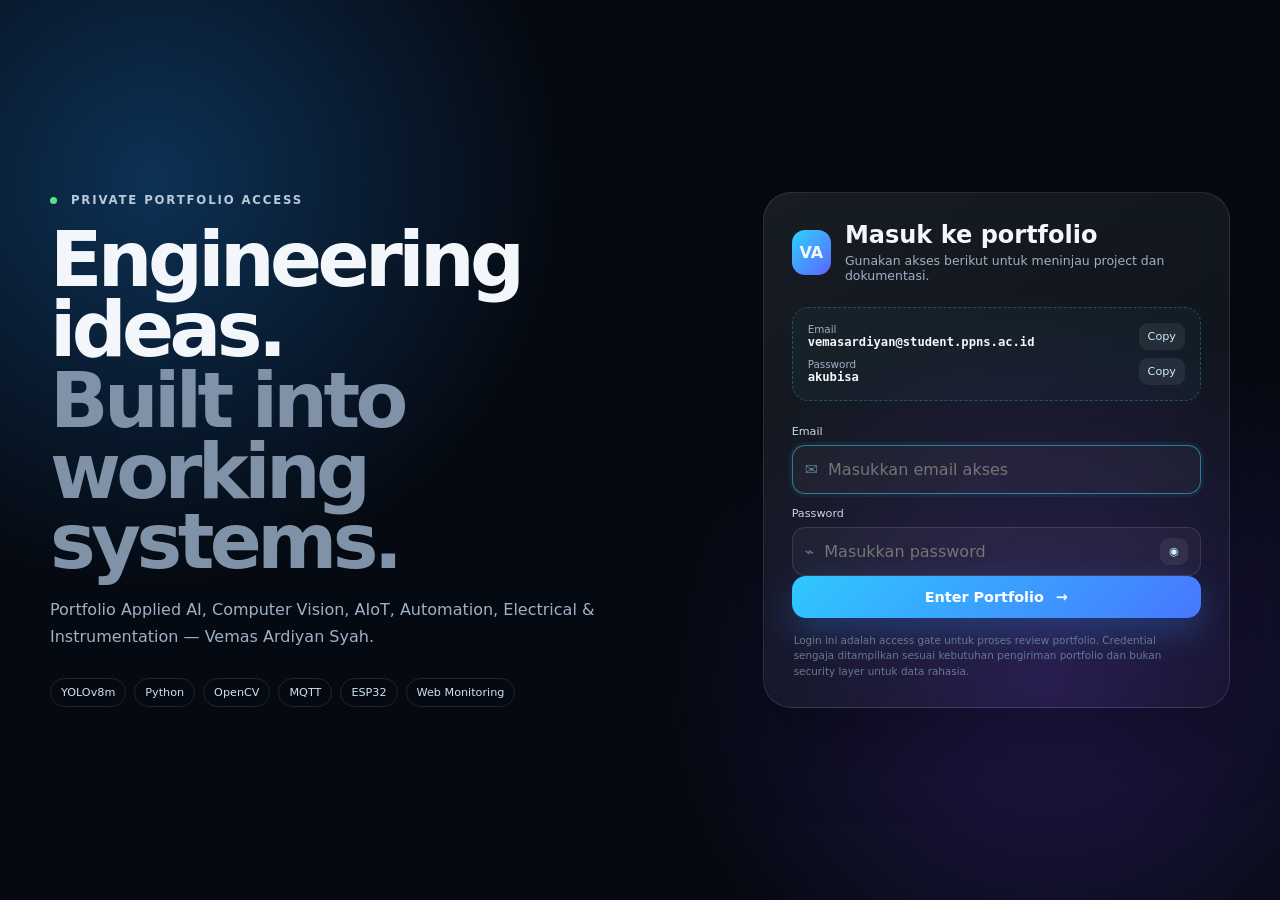
<file: index.html>
<!doctype html><html lang="id"><head><meta charset="utf-8"><meta name="viewport" content="width=device-width,initial-scale=1"><meta name="description" content="Portfolio Vemas Ardiyan Syah — Applied AI, Computer Vision, AIoT, Automation Engineering"><meta name="theme-color" content="#07111f"><meta name="robots" content="noindex,nofollow"><title>Vemas Ardiyan Syah — AI & Automation Portfolio</title><link rel="stylesheet" href="css/style.css"></head>
<body class="portfolio-page auth-required"><div class="page-transition" id="pageTransition"></div><canvas id="networkCanvas" aria-hidden="true"></canvas><header class="topbar"><a href="#top" class="brand-mark"><span class="mark-orbit"></span><b>VA</b><span>PORTFOLIO</span></a><nav class="desktop-nav"><a href="#about">About</a><a href="#projects">Projects</a><a href="#skills">Skills</a><a href="#research">Research</a><a href="#contact">Contact</a></nav><button class="logout-btn js-logout">Logout <span>↗</span></button></header>
<main id="top"><section class="hero section-pad"><div class="hero-grid"><div class="hero-copy reveal"><div class="eyebrow"><span class="pulse-dot"></span> OPEN TO APPLIED AI / COMPUTER VISION / AIoT</div><h1>Vemas Ardiyan <span>Syah</span></h1><h2 id="profileTitle"></h2><p id="profileSummary"></p><div class="hero-actions"><a class="primary-btn" href="#projects">Explore Projects <span>↓</span></a><a class="ghost-btn" href="docs/CV_Vemas_Ardiyan_Syah_AI_Engineer_2026.pdf" target="_blank">View CV <span>↗</span></a></div><div class="hero-metrics"><div><strong class="counter" data-target="8948">0</strong><span>AI Dataset Images</span></div><div><strong>0.83–0.84</strong><span>mAP@0.5</span></div><div><strong>~32%</strong><span>Load Reduction</span></div></div></div><div class="hero-visual reveal"><div class="portrait-frame"><div class="portrait-glow"></div><img src="assets/profile.png" alt="Vemas Ardiyan Syah"><div class="portrait-chip chip-one">COMPUTER VISION</div><div class="portrait-chip chip-two">AIoT</div><div class="portrait-chip chip-three">AUTOMATION</div></div><div class="code-window glass"><div class="code-top"><i></i><i></i><i></i><span>aiot_pipeline.py</span></div><pre><code><em>frame</em> = camera.read()
<em>objects</em> = yolo.detect(frame)
<em>event</em> = decision(objects, sensor)
mqtt.publish(event)
esp32.actuate(event)
dashboard.stream(event)</code></pre></div></div></div></section>
<section id="about" class="section-pad about-section"><div class="section-heading reveal"><div><span class="section-index">01</span><span class="eyebrow">ABOUT / PROFILE</span></div><h2>Automation background.<br><span>AI-first problem solving.</span></h2></div><div class="about-grid"><article class="about-card glass reveal"><h3>Profile Snapshot</h3><dl class="profile-list" id="profileList"></dl></article><article class="philosophy-card reveal"><span>MY ENGINEERING APPROACH</span><blockquote>“Saya paling tertarik pada teknologi yang tidak berhenti di model atau dashboard, tetapi benar-benar terhubung ke kondisi lapangan dan menghasilkan keputusan yang bisa dieksekusi.”</blockquote><div class="approach-flow"><b>Sense</b><i>→</i><b>Understand</b><i>→</i><b>Decide</b><i>→</i><b>Act</b><i>→</i><b>Measure</b></div></article></div></section>
<section id="projects" class="section-pad projects-section"><div class="section-heading reveal"><div><span class="section-index">02</span><span class="eyebrow">SELECTED TRACK RECORD</span></div><h2>From research to field work.<br><span>Latest → earliest.</span></h2></div><div id="projectRail" class="project-rail"></div></section>
<section id="skills" class="section-pad skills-section"><div class="section-heading reveal"><div><span class="section-index">03</span><span class="eyebrow">TECHNICAL CAPABILITY</span></div><h2>Built around integration,<br><span>not isolated tools.</span></h2></div><div id="skillsGrid" class="skills-grid"></div><div class="integration-line reveal"><span>CCTV / SENSOR</span><b>→</b><span>AI / PYTHON</span><b>→</b><span>MQTT / DATABASE</span><b>→</b><span>ESP32 / CONTROL</span><b>→</b><span>DASHBOARD / ACTUATOR</span></div></section>
<section id="research" class="section-pad research-section"><div class="section-heading reveal"><div><span class="section-index">04</span><span class="eyebrow">RESEARCH / CREDENTIALS</span></div><h2>Evidence behind<br><span>the engineering claims.</span></h2></div><div class="research-grid"><article class="research-feature glass reveal"><img src="assets/publications/ijeee_cover.png" alt="IJEEE manuscript"><div><span class="status-pill">UNDER REVIEW / 2026</span><h3>IJEEE — IUST, Iran</h3><p>Implementation of an Electrical Facility Control and Prohibited Activity Detection System at Bahrul Ulum Mosque Using YOLOv8.</p><a href="project.html?id=research-publications">View research details →</a></div></article><article class="credential-card reveal"><img src="assets/publications/lsp_letter.png" alt="LSP P1 PPNS"><div><span class="status-pill green">COMPETENT</span><h3>Engineer Scheme — LSP P1 PPNS</h3><p>Sertifikasi kompetensi Skema Engineer dengan unit otomasi, SCADA, commissioning, electrical system, dan industrial automation.</p></div></article></div></section>
<section class="section-pad leadership-section"><div class="section-heading compact reveal"><div><span class="section-index">05</span><span class="eyebrow">LEADERSHIP</span></div><h2>Technical depth,<br><span>human coordination.</span></h2></div><div id="leadershipTimeline" class="leadership-timeline reveal"></div></section>
<section id="contact" class="section-pad contact-section"><div class="contact-panel reveal"><div class="contact-copy"><span class="eyebrow">LET'S BUILD SOMETHING USEFUL</span><h2>Open to Applied AI,<br>Computer Vision & AIoT opportunities.</h2><p>Terbuka untuk role yang mempertemukan AI, software, embedded system, IoT, automation, dan problem industri nyata.</p></div><div id="contactGrid" class="contact-grid"></div><div class="footer-actions"><a id="emailButton" class="primary-btn" href="#">Contact Me <span>↗</span></a><a class="ghost-btn" href="docs/CV_Vemas_Ardiyan_Syah_AI_Engineer_2026.pdf" target="_blank">Download CV <span>↓</span></a></div></div><footer>© 2026 Vemas Ardiyan Syah · Applied AI / Computer Vision / AIoT / Automation</footer></section></main><script src="js/data.js"></script><script src="js/site.js"></script></body></html>
</file>
<file: css/style.css>
:root{--bg:#050b14;--bg2:#07111f;--panel:rgba(13,28,48,.64);--panel2:rgba(255,255,255,.055);--line:rgba(255,255,255,.11);--text:#f3f7fb;--muted:#9fb0c4;--cyan:#39d7ff;--blue:#4c84ff;--violet:#8f7bff;--orange:#ff9f43;--red:#ff5f6d;--teal:#27e0c1;--green:#59e391;--shadow:0 28px 80px rgba(0,0,0,.36);--radius:24px;--max:1240px}
*{box-sizing:border-box}html{scroll-behavior:smooth}body{margin:0;background:radial-gradient(circle at 12% 0%,#0c2949 0,transparent 31%),radial-gradient(circle at 90% 18%,#18143f 0,transparent 28%),linear-gradient(180deg,var(--bg),#040810 70%,#060b13);color:var(--text);font-family:Inter,ui-sans-serif,system-ui,-apple-system,BlinkMacSystemFont,"Segoe UI",sans-serif;min-height:100vh;overflow-x:hidden}a{color:inherit;text-decoration:none}img{max-width:100%;display:block}button,input{font:inherit}.section-pad{width:min(var(--max),calc(100% - 48px));margin:0 auto;padding:104px 0}.glass{background:linear-gradient(145deg,rgba(255,255,255,.08),rgba(255,255,255,.025));border:1px solid var(--line);box-shadow:var(--shadow);backdrop-filter:blur(18px);-webkit-backdrop-filter:blur(18px)}#networkCanvas{position:fixed;inset:0;width:100%;height:100%;z-index:-1;opacity:.25;pointer-events:none}.page-transition{position:fixed;inset:0;background:#050b14;z-index:9999;transform:translateY(100%);pointer-events:none}.page-transition.active{animation:pageWipe .55s cubic-bezier(.77,0,.18,1)}@keyframes pageWipe{0%{transform:translateY(100%)}50%{transform:translateY(0)}100%{transform:translateY(-100%)}}
.topbar{position:fixed;top:0;left:0;right:0;z-index:100;display:flex;align-items:center;justify-content:space-between;padding:18px max(24px,calc((100vw - var(--max))/2));background:linear-gradient(180deg,rgba(5,11,20,.92),rgba(5,11,20,.45));backdrop-filter:blur(16px);border-bottom:1px solid rgba(255,255,255,.055)}.brand-mark{display:flex;align-items:center;gap:10px;letter-spacing:.12em;font-size:.76rem;font-weight:750}.brand-mark b{font-size:1rem}.mark-orbit{width:18px;height:18px;border-radius:50%;border:1px solid var(--cyan);box-shadow:0 0 16px rgba(57,215,255,.45);position:relative}.mark-orbit:after{content:"";position:absolute;width:4px;height:4px;border-radius:50%;background:var(--cyan);top:-2px;left:6px}.desktop-nav{display:flex;gap:28px;color:var(--muted);font-size:.86rem}.desktop-nav a:hover{color:white}.logout-btn,.back-link{font-size:.84rem;background:transparent;cursor:pointer;color:#d8e5f3;border:1px solid var(--line);padding:9px 14px;border-radius:999px;transition:.25s}.logout-btn:hover,.back-link:hover{border-color:rgba(57,215,255,.6);background:rgba(57,215,255,.08)}.project-topbar .back-link{position:absolute;left:50%;transform:translateX(-50%)}
.eyebrow{font-size:.73rem;letter-spacing:.16em;font-weight:800;color:#b9c9da;text-transform:uppercase}.pulse-dot{display:inline-block;width:7px;height:7px;border-radius:50%;background:var(--green);box-shadow:0 0 0 0 rgba(89,227,145,.6);animation:pulse 1.8s infinite;margin-right:8px}@keyframes pulse{70%{box-shadow:0 0 0 9px rgba(89,227,145,0)}100%{box-shadow:0 0 0 0 rgba(89,227,145,0)}}.hero{min-height:100vh;display:flex;align-items:center;padding-top:150px}.hero-grid{display:grid;grid-template-columns:1.05fr .95fr;gap:72px;align-items:center}.hero-copy h1{font-size:clamp(3.4rem,7vw,7.7rem);letter-spacing:-.07em;line-height:.85;margin:18px 0 22px;max-width:850px}.hero-copy h1 span{display:block;color:transparent;-webkit-text-stroke:1px rgba(255,255,255,.55)}.hero-copy h2{font-size:clamp(1.1rem,2vw,1.55rem);font-weight:550;color:#c7d7e7;margin:0 0 22px}.hero-copy>p{font-size:1.03rem;line-height:1.78;color:var(--muted);max-width:720px}.hero-actions{display:flex;gap:14px;margin-top:30px}.primary-btn,.ghost-btn{display:inline-flex;align-items:center;justify-content:center;gap:12px;padding:13px 19px;border-radius:14px;font-weight:750;font-size:.9rem;transition:.25s}.primary-btn{background:linear-gradient(135deg,#2fc8ff,#4777ff);color:white;box-shadow:0 13px 34px rgba(49,147,255,.28)}.primary-btn:hover{transform:translateY(-2px);box-shadow:0 17px 45px rgba(49,147,255,.4)}.ghost-btn{border:1px solid var(--line);background:rgba(255,255,255,.035);color:#dce8f4}.ghost-btn:hover{border-color:rgba(57,215,255,.4);background:rgba(57,215,255,.05)}.full{width:100%;border:0;cursor:pointer}.hero-metrics{display:grid;grid-template-columns:repeat(3,1fr);gap:10px;margin-top:40px;max-width:650px}.hero-metrics div{padding:15px 17px;border-left:1px solid var(--line)}.hero-metrics strong{display:block;font-size:1.55rem;letter-spacing:-.04em}.hero-metrics span{display:block;color:var(--muted);font-size:.72rem;margin-top:5px}.hero-visual{position:relative;min-height:640px}.portrait-frame{position:absolute;right:0;top:0;width:min(430px,90%);aspect-ratio:4/5;border-radius:38px;overflow:hidden;border:1px solid var(--line);background:#0d1725;box-shadow:var(--shadow)}.portrait-frame:after{content:"";position:absolute;inset:0;background:linear-gradient(180deg,transparent 52%,rgba(4,10,19,.67) 100%);pointer-events:none}.portrait-frame img{width:100%;height:100%;object-fit:cover}.portrait-glow{position:absolute;inset:auto -20% -25% -20%;height:55%;background:radial-gradient(circle,var(--cyan),transparent 62%);filter:blur(24px);opacity:.35;z-index:2}.portrait-chip{position:absolute;z-index:4;font-size:.64rem;letter-spacing:.12em;font-weight:800;padding:8px 11px;border:1px solid rgba(255,255,255,.16);background:rgba(4,12,22,.68);backdrop-filter:blur(10px);border-radius:999px}.chip-one{left:18px;bottom:78px}.chip-two{left:18px;bottom:41px}.chip-three{right:18px;bottom:41px}.code-window{position:absolute;left:0;bottom:10px;width:68%;border-radius:18px;padding:0;overflow:hidden;z-index:8}.code-top{height:38px;border-bottom:1px solid var(--line);display:flex;align-items:center;gap:7px;padding:0 14px;color:var(--muted);font:600 .65rem ui-monospace,monospace}.code-top i{width:7px;height:7px;border-radius:50%;background:#ff6767}.code-top i:nth-child(2){background:#ffc655}.code-top i:nth-child(3){background:#59e391}.code-top span{margin-left:auto}.code-window pre{margin:0;padding:17px;font-size:.72rem;line-height:1.7;color:#bdcadd;overflow:auto}.code-window em{color:var(--cyan);font-style:normal}
.section-heading{display:grid;grid-template-columns:.45fr 1.55fr;gap:30px;align-items:end;margin-bottom:48px}.section-heading>div{display:flex;align-items:center;gap:14px}.section-index{font-family:ui-monospace,monospace;color:var(--cyan);font-size:.72rem}.section-heading h2{font-size:clamp(2.6rem,5.2vw,5.5rem);letter-spacing:-.055em;line-height:.96;margin:0}.section-heading h2 span{color:#60728a}.section-heading.compact h2{font-size:clamp(2.2rem,4.5vw,4.6rem)}.about-grid{display:grid;grid-template-columns:.9fr 1.1fr;gap:20px}.about-card,.philosophy-card{border-radius:var(--radius);padding:30px}.about-card h3{font-size:1.2rem;margin-top:0}.profile-list{margin:0}.profile-list div{display:grid;grid-template-columns:120px 1fr;padding:13px 0;border-bottom:1px solid rgba(255,255,255,.07)}.profile-list div:last-child{border:0}.profile-list dt{color:var(--muted);font-size:.8rem}.profile-list dd{margin:0;font-weight:650}.philosophy-card{background:linear-gradient(135deg,#0d2944,#111a38);border:1px solid rgba(57,215,255,.18);box-shadow:var(--shadow);display:flex;flex-direction:column;justify-content:space-between}.philosophy-card>span{font-size:.65rem;letter-spacing:.15em;color:var(--cyan);font-weight:800}.philosophy-card blockquote{font-size:clamp(1.5rem,2.7vw,2.8rem);letter-spacing:-.035em;line-height:1.17;margin:28px 0;color:#eff8ff}.approach-flow{display:flex;flex-wrap:wrap;gap:10px;align-items:center;font-size:.72rem;color:#b7c7d8}.approach-flow b{padding:7px 10px;border-radius:999px;background:rgba(255,255,255,.07)}.approach-flow i{color:var(--cyan);font-style:normal}
.project-rail{display:grid;grid-template-columns:repeat(2,minmax(0,1fr));gap:20px}.project-card{position:relative;min-height:510px;padding:22px;border-radius:28px;border:1px solid var(--line);background:linear-gradient(145deg,rgba(16,33,55,.78),rgba(7,16,29,.72));overflow:hidden;display:flex;flex-direction:column;transform-style:preserve-3d;transition:border-color .3s,box-shadow .3s}.project-card:hover{border-color:rgba(255,255,255,.25);box-shadow:0 35px 80px rgba(0,0,0,.42)}.project-card:before{content:"";position:absolute;width:240px;height:240px;border-radius:50%;right:-90px;top:-100px;background:radial-gradient(circle,rgba(57,215,255,.22),transparent 67%);pointer-events:none}.accent-violet:before{background:radial-gradient(circle,rgba(143,123,255,.28),transparent 67%)}.accent-orange:before{background:radial-gradient(circle,rgba(255,159,67,.24),transparent 67%)}.accent-blue:before{background:radial-gradient(circle,rgba(76,132,255,.28),transparent 67%)}.accent-red:before{background:radial-gradient(circle,rgba(255,95,109,.24),transparent 67%)}.accent-teal:before{background:radial-gradient(circle,rgba(39,224,193,.24),transparent 67%)}.project-no{position:absolute;right:22px;top:18px;font:600 2.8rem ui-monospace,monospace;color:rgba(255,255,255,.12)}.project-meta{display:flex;gap:10px;align-items:center;color:var(--muted);font-size:.7rem;text-transform:uppercase;letter-spacing:.08em;margin-bottom:18px}.project-meta span:first-child{color:white;background:rgba(255,255,255,.06);padding:6px 9px;border-radius:999px}.project-cover{height:220px;border-radius:18px;overflow:hidden;border:1px solid rgba(255,255,255,.08);background:#0a1523}.project-cover img{width:100%;height:100%;object-fit:cover;transition:.45s}.project-card:hover .project-cover img{transform:scale(1.035)}.abstract-cover{display:grid;place-items:center;background:radial-gradient(circle at 70% 20%,rgba(255,255,255,.14),transparent 30%),linear-gradient(135deg,#101d32,#0a0f1b)}.abstract-cover span{font:700 5.5rem ui-monospace,monospace;color:rgba(255,255,255,.09)}.project-content h3{font-size:1.55rem;margin:20px 0 8px;letter-spacing:-.035em}.project-content p{color:var(--muted);line-height:1.65;margin:0;font-size:.9rem}.project-open{margin-top:auto;padding-top:18px;color:#e4f8ff;font-size:.8rem;border-top:1px solid rgba(255,255,255,.08)}.project-open span{float:right;color:var(--cyan)}
.skills-grid{display:grid;grid-template-columns:repeat(2,1fr);gap:18px}.skill-panel{padding:25px;border-radius:22px}.skill-head{display:flex;align-items:center;gap:16px}.skill-head span{font:700 .72rem ui-monospace,monospace;color:var(--cyan)}.skill-head h3{font-size:1.25rem;margin:0}.tags{display:flex;flex-wrap:wrap;gap:8px;margin-top:21px}.tags span,.project-stack span{font-size:.72rem;padding:7px 10px;border-radius:999px;background:rgba(255,255,255,.055);border:1px solid rgba(255,255,255,.08);color:#cfe0f0}.integration-line{margin-top:20px;padding:20px;border:1px solid var(--line);border-radius:18px;display:flex;align-items:center;justify-content:center;flex-wrap:wrap;gap:10px;background:rgba(57,215,255,.03)}.integration-line span{font-size:.68rem;letter-spacing:.08em;font-weight:800}.integration-line b{color:var(--cyan)}
.research-grid{display:grid;grid-template-columns:1.15fr .85fr;gap:20px}.research-feature,.credential-card{border-radius:var(--radius);padding:18px;display:grid;gap:22px;align-items:center}.research-feature{grid-template-columns:230px 1fr}.credential-card{grid-template-columns:170px 1fr}.research-feature img,.credential-card img{height:280px;width:100%;object-fit:cover;object-position:top;border-radius:14px;border:1px solid var(--line)}.credential-card img{height:220px}.research-feature h3,.credential-card h3{font-size:1.35rem;margin:11px 0}.research-feature p,.credential-card p{color:var(--muted);line-height:1.6;font-size:.86rem}.research-feature a{color:var(--cyan);font-size:.82rem;font-weight:700}.status-pill{display:inline-flex;padding:6px 9px;border-radius:999px;background:rgba(143,123,255,.12);color:#c9c0ff;font-size:.64rem;font-weight:800;letter-spacing:.09em}.status-pill.green{background:rgba(89,227,145,.12);color:#8ff0b5}.leadership-timeline{border-left:1px solid rgba(57,215,255,.35);margin-left:10px}.timeline-item{display:grid;grid-template-columns:130px 1fr;gap:20px;padding:16px 0 16px 25px;position:relative}.timeline-item:before{content:"";position:absolute;left:-5px;top:25px;width:9px;height:9px;border-radius:50%;background:var(--cyan);box-shadow:0 0 15px rgba(57,215,255,.6)}.timeline-item>span{color:var(--muted);font-size:.75rem}.timeline-item h3{margin:0;font-size:1rem}.timeline-item p{margin:4px 0 0;color:var(--muted);font-size:.8rem}
.contact-panel{padding:clamp(28px,5vw,58px);border-radius:36px;border:1px solid rgba(57,215,255,.18);background:radial-gradient(circle at 80% 20%,rgba(57,215,255,.12),transparent 27%),linear-gradient(145deg,#0b1a2c,#0b1220);box-shadow:var(--shadow)}.contact-copy h2{font-size:clamp(2.6rem,5vw,5rem);letter-spacing:-.055em;line-height:.98;margin:14px 0 18px;max-width:900px}.contact-copy p{color:var(--muted);max-width:720px;line-height:1.7}.contact-grid{display:grid;grid-template-columns:repeat(2,1fr);gap:10px;margin-top:34px}.contact-grid a,.address-card{padding:18px;border:1px solid var(--line);border-radius:16px;background:rgba(255,255,255,.035);transition:.25s}.contact-grid a:hover{border-color:rgba(57,215,255,.45);transform:translateY(-2px)}.contact-grid small,.address-card small{display:block;color:var(--muted);font-size:.67rem;text-transform:uppercase;letter-spacing:.1em;margin-bottom:6px}.contact-grid strong,.address-card strong{font-size:.92rem}.address-card{grid-column:1/-1}.footer-actions{display:flex;gap:12px;margin-top:24px}.contact-section footer{text-align:center;color:#60728a;font-size:.72rem;padding:30px 0 0}
.login-page{background:radial-gradient(circle at 12% 20%,#0d3155 0,transparent 30%),radial-gradient(circle at 82% 75%,#22174c 0,transparent 30%),#050a12}.login-shell{min-height:100vh;width:min(1180px,calc(100% - 40px));margin:auto;display:grid;grid-template-columns:1.1fr .8fr;gap:70px;align-items:center;padding:60px 0}.login-brand h1{font-size:clamp(3rem,6vw,6.8rem);line-height:.92;letter-spacing:-.06em;margin:18px 0}.login-brand h1 span{color:#7f92a8}.login-brand>p{color:var(--muted);max-width:600px;line-height:1.7}.login-tech-row{display:flex;flex-wrap:wrap;gap:8px;margin-top:28px}.login-tech-row span{font-size:.7rem;padding:7px 10px;border:1px solid var(--line);border-radius:999px;color:#cfe0ef}.login-card{padding:28px;border-radius:28px}.login-card-head{display:flex;gap:14px;align-items:center}.mini-mark{width:45px;height:45px;border-radius:13px;display:grid;place-items:center;background:linear-gradient(135deg,#2fd2ff,#5c64ff);font-weight:900}.login-card-head h2{margin:0 0 4px}.login-card-head p{margin:0;color:var(--muted);font-size:.78rem}.credential-hint{display:grid;grid-template-columns:1fr auto;gap:8px;margin:24px 0;padding:15px;border:1px dashed rgba(57,215,255,.28);border-radius:16px;background:rgba(57,215,255,.035)}.credential-hint div{min-width:0}.credential-hint small{display:block;color:var(--muted);font-size:.65rem}.credential-hint strong{display:block;font:650 .76rem ui-monospace,monospace;white-space:nowrap;overflow:hidden;text-overflow:ellipsis}.copy-btn,.icon-btn{border:0;background:rgba(255,255,255,.07);color:#ccecff;border-radius:9px;padding:7px 9px;cursor:pointer;font-size:.7rem}.copy-btn:hover,.icon-btn:hover{background:rgba(57,215,255,.13)}.login-form label{display:block;font-size:.7rem;color:#c9d6e3;margin:13px 0 7px}.field-wrap{display:flex;align-items:center;border:1px solid var(--line);background:rgba(255,255,255,.04);border-radius:13px;padding:0 12px}.field-wrap:focus-within{border-color:rgba(57,215,255,.5);box-shadow:0 0 0 3px rgba(57,215,255,.06)}.field-wrap>span{color:#5f7992}.field-wrap input{flex:1;background:transparent;border:0;outline:0;color:white;padding:14px 10px;min-width:0}.flash{padding:10px 12px;border-radius:10px;font-size:.75rem;margin:8px 0}.flash.error{background:rgba(255,95,109,.1);border:1px solid rgba(255,95,109,.25);color:#ffc0c6}.login-note{color:#667a91;font-size:.65rem;line-height:1.45;margin:15px 2px 0}
.project-hero{padding-top:170px}.project-hero-grid{display:grid;grid-template-columns:1.05fr .95fr;gap:48px;align-items:center}.project-hero h1{font-size:clamp(3rem,6vw,6.7rem);letter-spacing:-.06em;line-height:.9;margin:18px 0}.project-hero h2{font-weight:500;color:#9eb2c8;font-size:1.25rem;line-height:1.4}.project-hero p{color:var(--muted);max-width:700px;line-height:1.75}.project-stack{display:flex;flex-wrap:wrap;gap:7px;margin-top:24px}.project-hero-media{height:480px;border-radius:28px;overflow:hidden;border:1px solid var(--line);box-shadow:var(--shadow);background:#0b1522}.project-hero-media img{width:100%;height:100%;object-fit:cover}.hero-abstract{height:100%;display:grid;place-items:center;background:radial-gradient(circle at 70% 20%,rgba(57,215,255,.18),transparent 30%),linear-gradient(135deg,#0e223a,#090f1a);position:relative}.hero-abstract span{font:700 9rem ui-monospace,monospace;color:rgba(255,255,255,.08)}.hero-abstract b{position:absolute;bottom:25px;right:25px;color:#9bb0c7}.detail-metrics{display:grid;grid-template-columns:repeat(4,1fr);gap:10px;margin-top:28px}.detail-metrics div{padding:17px;border:1px solid var(--line);border-radius:14px;background:rgba(255,255,255,.035)}.detail-metrics strong{display:block;font-size:1.4rem}.detail-metrics span{display:block;color:var(--muted);font-size:.68rem;margin-top:5px}.case-grid{display:grid;grid-template-columns:1.2fr .8fr;gap:40px}.case-story h2{font-size:clamp(2.4rem,4vw,4.5rem);letter-spacing:-.05em;line-height:1;margin:12px 0 28px}.case-story p{font-size:1rem;line-height:1.8;color:#aabacd;max-width:760px}.case-role{border-radius:24px;padding:28px;align-self:start;position:sticky;top:100px}.case-role ul{padding:0;margin:22px 0 0;list-style:none}.case-role li{padding:13px 0 13px 25px;border-bottom:1px solid rgba(255,255,255,.07);color:#c7d5e3;line-height:1.55;font-size:.85rem;position:relative}.case-role li:before{content:"↳";position:absolute;left:0;color:var(--cyan)}.gallery-grid{display:grid;grid-template-columns:repeat(2,1fr);gap:16px}.gallery-item{margin:0;border:1px solid var(--line);border-radius:20px;overflow:hidden;background:#09121e}.gallery-item img{width:100%;height:360px;object-fit:cover;object-position:top}.gallery-item figcaption{padding:13px 15px;color:#9fb0c4;font-size:.75rem}.process-visual{padding-top:20px}.process-flow{display:flex;align-items:center;justify-content:center;gap:18px;border:1px solid var(--line);border-radius:25px;padding:40px;background:linear-gradient(135deg,rgba(57,215,255,.045),rgba(143,123,255,.035))}.process-flow div{padding:22px;border-radius:16px;background:rgba(255,255,255,.05);min-width:180px;text-align:center}.process-flow b{display:block;font-size:.72rem;letter-spacing:.12em}.process-flow span{display:block;color:var(--muted);font-size:.75rem;margin-top:7px}.process-flow i{font-style:normal;color:var(--cyan);font-size:1.4rem}.outcome-section{padding-top:45px}.outcome-card{padding:clamp(28px,5vw,52px);border-radius:28px;background:linear-gradient(135deg,#0f2d47,#15162d);border:1px solid rgba(57,215,255,.17)}.outcome-card h2{font-size:clamp(1.8rem,3.6vw,3.8rem);letter-spacing:-.04em;line-height:1.12;margin:14px 0 0;max-width:1050px}.docs-row{display:flex;flex-wrap:wrap;gap:12px;margin-top:18px}.doc-chip{display:flex;gap:12px;align-items:center;padding:14px 16px;border-radius:14px;border:1px solid var(--line);background:rgba(255,255,255,.035)}.doc-chip>span{color:var(--cyan)}.doc-chip small{display:block;color:var(--muted);font-size:.62rem}.doc-chip b{display:block;margin-top:3px;font-size:.78rem}.next-projects{display:grid;grid-template-columns:1fr 1fr;padding-top:40px;padding-bottom:70px}.next-projects a{padding:19px;border-top:1px solid var(--line)}.next-projects a.next{text-align:right}.next-projects small{display:block;color:var(--muted);font-size:.64rem;text-transform:uppercase;letter-spacing:.1em}.next-projects strong{display:block;margin-top:6px;font-size:.9rem}.error-page{min-height:100vh;display:grid;place-items:center;text-align:center}.error-page h1{font-size:4rem;letter-spacing:-.05em}
.reveal{opacity:0;transform:translateY(28px);transition:opacity .75s cubic-bezier(.2,.7,.2,1),transform .75s cubic-bezier(.2,.7,.2,1)}.reveal.is-visible{opacity:1;transform:none}
@media(max-width:980px){.desktop-nav{display:none}.hero-grid,.project-hero-grid,.about-grid,.research-grid,.case-grid{grid-template-columns:1fr}.hero{padding-top:130px}.hero-visual{min-height:560px}.portrait-frame{right:50%;transform:translateX(50%)}.code-window{left:6%;width:72%}.section-heading{grid-template-columns:1fr}.project-rail,.skills-grid{grid-template-columns:1fr}.research-feature,.credential-card{grid-template-columns:170px 1fr}.case-role{position:static}.project-hero-media{height:420px}.gallery-item img{height:300px}}
@media(max-width:700px){.section-pad{width:min(100% - 28px,var(--max));padding:74px 0}.topbar{padding:14px}.brand-mark span:last-child{display:none}.project-topbar .back-link{display:none}.logout-btn{padding:8px 11px}.hero-copy h1{font-size:3.7rem}.hero-metrics{grid-template-columns:1fr 1fr}.hero-metrics div:last-child{grid-column:1/-1}.hero-visual{min-height:500px}.portrait-frame{width:92%;height:440px;aspect-ratio:auto}.code-window{width:88%;left:3%;bottom:0}.project-rail{gap:14px}.project-card{min-height:480px}.project-cover{height:200px}.section-heading h2{font-size:3rem}.contact-grid{grid-template-columns:1fr}.address-card{grid-column:auto}.footer-actions{flex-direction:column}.login-shell{grid-template-columns:1fr;gap:24px;padding:45px 0}.login-brand h1{font-size:3.7rem}.login-brand{padding-top:30px}.research-feature,.credential-card{grid-template-columns:1fr}.research-feature img,.credential-card img{height:250px}.detail-metrics{grid-template-columns:1fr 1fr}.project-hero{padding-top:120px}.project-hero h1{font-size:3.7rem}.project-hero-media{height:330px}.gallery-grid{grid-template-columns:1fr}.gallery-item img{height:280px}.process-flow{flex-direction:column}.process-flow i{transform:rotate(90deg)}.next-projects{grid-template-columns:1fr}.next-projects a.next{text-align:left}.timeline-item{grid-template-columns:90px 1fr}.profile-list div{grid-template-columns:90px 1fr}}
@media(prefers-reduced-motion:reduce){*{scroll-behavior:auto!important;animation:none!important;transition:none!important}.reveal{opacity:1;transform:none}}

/* Portfolio v2: project-specific stories + rich documentation */
.case-layout{padding-top:70px}.case-flow-grid{display:grid;grid-template-columns:repeat(3,1fr);gap:14px;margin:30px 0 22px}.case-flow-card{position:relative;min-height:300px;padding:28px;border-radius:22px;border:1px solid var(--line);background:linear-gradient(150deg,rgba(18,38,62,.78),rgba(7,16,29,.78));overflow:hidden}.case-flow-card:after{content:"";position:absolute;width:180px;height:180px;right:-75px;bottom:-90px;border-radius:50%;background:radial-gradient(circle,rgba(57,215,255,.17),transparent 68%)}.case-flow-card:nth-child(2):after{background:radial-gradient(circle,rgba(143,123,255,.18),transparent 68%)}.case-flow-card:nth-child(3):after{background:radial-gradient(circle,rgba(39,224,193,.15),transparent 68%)}.case-flow-card .case-step{font:800 3rem ui-monospace,monospace;color:rgba(255,255,255,.08);position:absolute;right:20px;top:12px}.case-flow-card h3{font-size:1.25rem;line-height:1.2;margin:18px 0 13px;letter-spacing:-.025em;max-width:85%}.case-flow-card p{color:#aebfd1;line-height:1.72;font-size:.87rem;margin:0}.case-layout .case-role{position:relative;top:auto;margin-top:8px}.case-layout .case-role ul{display:grid;grid-template-columns:repeat(2,minmax(0,1fr));gap:0 24px}
.gallery-item{position:relative}.gallery-item .media-badge{position:absolute;z-index:5;left:13px;top:13px;padding:7px 10px;border-radius:999px;background:rgba(4,11,20,.82);border:1px solid rgba(255,255,255,.17);backdrop-filter:blur(10px);font-size:.61rem;font-weight:800;letter-spacing:.08em;text-transform:uppercase;color:#dff7ff;max-width:calc(100% - 26px)}.media-open{display:block;width:100%;padding:0;border:0;background:transparent;cursor:zoom-in}.gallery-item video{width:100%;height:360px;object-fit:cover;background:#02050a;display:block}.video-embed{position:relative;width:100%;height:360px;background:#02050a}.video-embed iframe{position:absolute;inset:0;width:100%;height:100%;border:0}.gallery-item figcaption{display:flex;align-items:flex-start;justify-content:space-between;gap:12px;min-height:55px}.gallery-item figcaption span{line-height:1.45}.media-source{flex:0 0 auto;color:#72dfff;font-size:.68rem;font-weight:750}.media-source:hover{text-decoration:underline}.info-media{min-height:360px;display:flex;align-items:stretch}.info-media-inner{padding:34px;display:flex;flex-direction:column;justify-content:center;background:radial-gradient(circle at 80% 20%,rgba(57,215,255,.12),transparent 27%),linear-gradient(145deg,#0b1a2c,#0b1220);width:100%}.info-media h3{font-size:1.65rem;margin:12px 0 10px;letter-spacing:-.03em}.info-media p{color:#aebfd1;line-height:1.7;margin:0 0 18px}.source-row{display:flex;flex-wrap:wrap;gap:10px;margin-top:18px}.source-chip{display:flex;gap:11px;align-items:center;padding:13px 15px;border:1px solid var(--line);border-radius:14px;background:rgba(255,255,255,.03);transition:.2s}.source-chip:hover{border-color:rgba(57,215,255,.45);transform:translateY(-2px)}.source-chip>span{color:var(--cyan)}.source-chip small{display:block;color:var(--muted);font-size:.6rem}.source-chip b{display:block;margin-top:3px;font-size:.73rem}.lightbox{position:fixed;inset:0;z-index:1000;background:rgba(0,5,12,.92);display:flex;flex-direction:column;align-items:center;justify-content:center;padding:38px;opacity:0;visibility:hidden;transition:.25s}.lightbox.open{opacity:1;visibility:visible}.lightbox img{max-width:min(1100px,92vw);max-height:78vh;border-radius:16px;box-shadow:0 30px 90px rgba(0,0,0,.55)}.lightbox p{color:#d4e3f1;max-width:900px;text-align:center;font-size:.8rem}.lightbox-close{position:absolute;right:26px;top:22px;width:44px;height:44px;border:1px solid var(--line);border-radius:50%;background:rgba(255,255,255,.06);color:white;font-size:1.6rem;cursor:pointer}.project-card .project-cover img[src^="http"],.project-hero-media img[src^="http"]{background:#0a1523}
@media(max-width:980px){.case-flow-grid{grid-template-columns:1fr}.case-flow-card{min-height:auto}.case-layout .case-role ul{grid-template-columns:1fr}.gallery-item video,.video-embed{height:300px}.info-media{min-height:300px}}
@media(max-width:700px){.case-layout{padding-top:48px}.case-flow-card{padding:22px}.gallery-item video,.video-embed{height:245px}.info-media{min-height:260px}.info-media-inner{padding:24px}.lightbox{padding:20px}.lightbox-close{right:14px;top:12px}}
</file>
